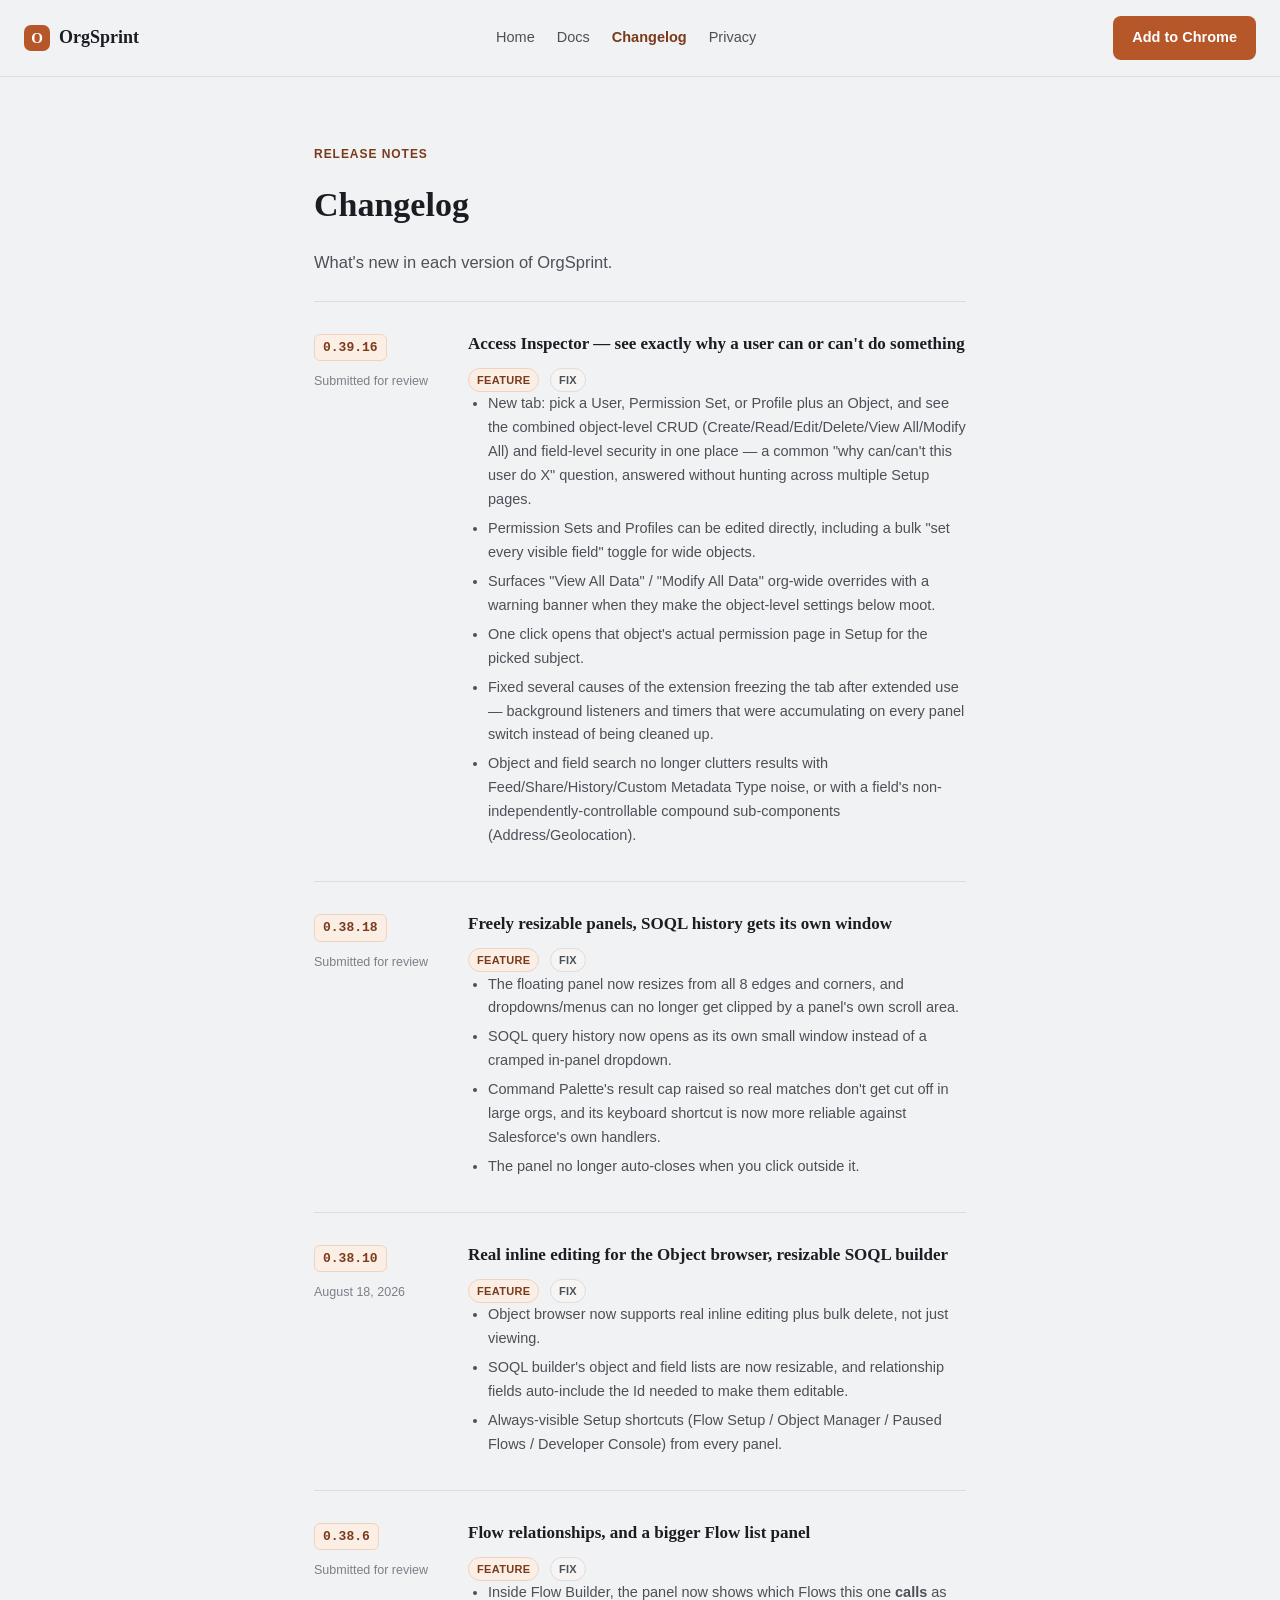
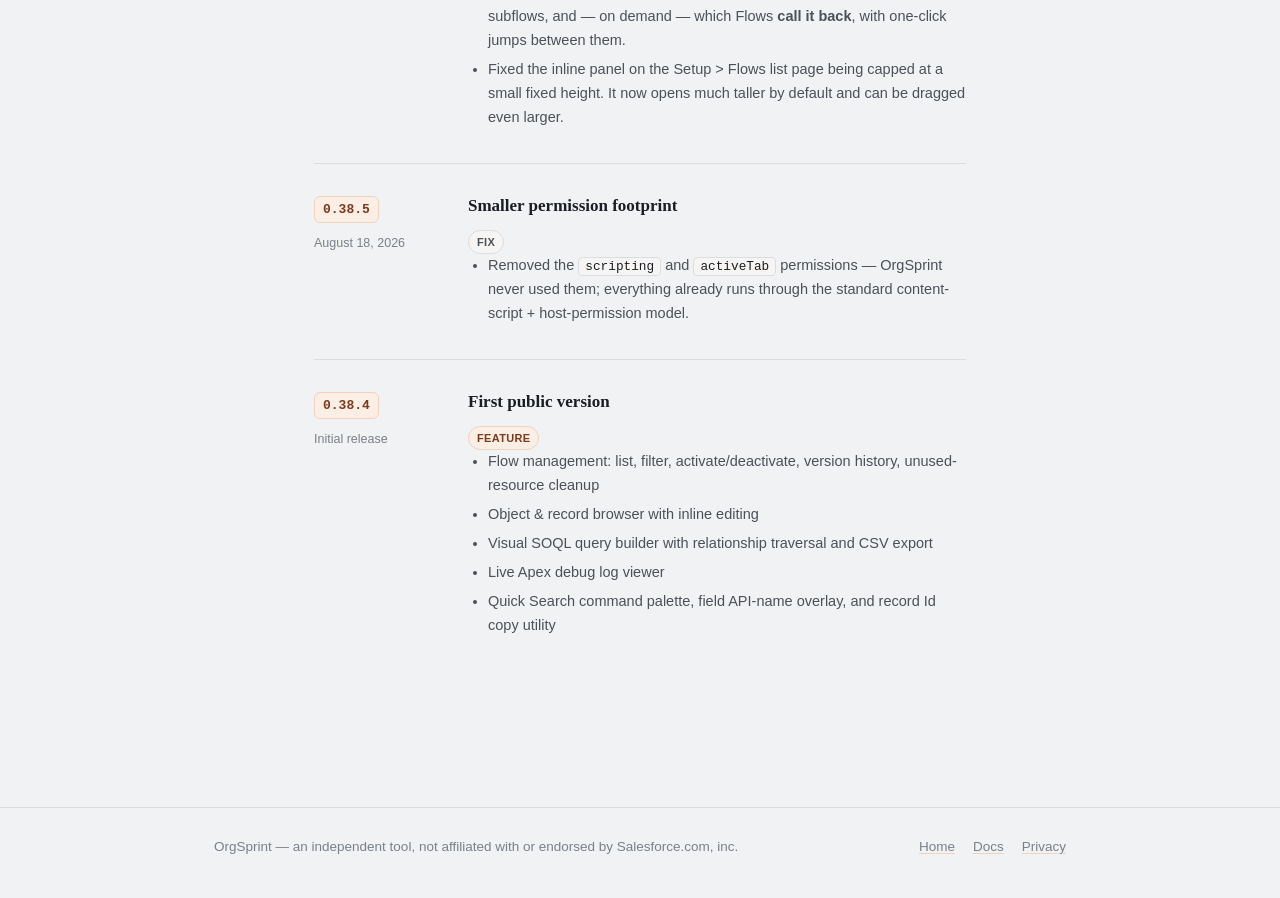
<file: changelog.html>
<!doctype html>
<html lang="en">
<head>
<meta charset="utf-8">
<meta name="viewport" content="width=device-width,initial-scale=1">
<title>OrgSprint Changelog</title>
<meta name="description" content="Version history and release notes for the OrgSprint Chrome extension.">
<link rel="icon" type="image/png" href="favicon.png">
<link rel="stylesheet" href="styles.css">
</head>
<body>

<nav class="site-nav">
  <a class="wordmark" href="index.html">
    <span class="mark">O</span>
    <span class="name">OrgSprint</span>
  </a>
  <div class="nav-links">
    <a href="index.html">Home</a>
    <a href="docs.html">Docs</a>
    <a href="changelog.html" class="current">Changelog</a>
    <a href="https://juholee1010.github.io/orgsprint-privacy/">Privacy</a>
  </div>
  <a class="btn btn-accent" href="https://chromewebstore.google.com/detail/orgsprint/cbginomfccmoihbkdgajocalehbdijlm">Add to Chrome</a>
</nav>

<div class="page page-narrow">

  <header class="doc-header">
    <p class="eyebrow">Release Notes</p>
    <h1>Changelog</h1>
    <p>What's new in each version of OrgSprint.</p>
  </header>

  <div class="changelog-list">

    <article class="changelog-entry">
      <div class="changelog-meta">
        <span class="version-badge">0.39.16</span><br>
        <span class="changelog-date">Submitted for review</span>
      </div>
      <div class="changelog-body">
        <h3>Access Inspector — see exactly why a user can or can't do something</h3>
        <span class="tag tag-feature">Feature</span>
        <span class="tag tag-fix">Fix</span>
        <ul>
          <li>New tab: pick a User, Permission Set, or Profile plus an Object, and see the combined object-level CRUD (Create/Read/Edit/Delete/View All/Modify All) and field-level security in one place — a common "why can/can't this user do X" question, answered without hunting across multiple Setup pages.</li>
          <li>Permission Sets and Profiles can be edited directly, including a bulk "set every visible field" toggle for wide objects.</li>
          <li>Surfaces "View All Data" / "Modify All Data" org-wide overrides with a warning banner when they make the object-level settings below moot.</li>
          <li>One click opens that object's actual permission page in Setup for the picked subject.</li>
          <li>Fixed several causes of the extension freezing the tab after extended use — background listeners and timers that were accumulating on every panel switch instead of being cleaned up.</li>
          <li>Object and field search no longer clutters results with Feed/Share/History/Custom Metadata Type noise, or with a field's non-independently-controllable compound sub-components (Address/Geolocation).</li>
        </ul>
      </div>
    </article>

    <article class="changelog-entry">
      <div class="changelog-meta">
        <span class="version-badge">0.38.18</span><br>
        <span class="changelog-date">Submitted for review</span>
      </div>
      <div class="changelog-body">
        <h3>Freely resizable panels, SOQL history gets its own window</h3>
        <span class="tag tag-feature">Feature</span>
        <span class="tag tag-fix">Fix</span>
        <ul>
          <li>The floating panel now resizes from all 8 edges and corners, and dropdowns/menus can no longer get clipped by a panel's own scroll area.</li>
          <li>SOQL query history now opens as its own small window instead of a cramped in-panel dropdown.</li>
          <li>Command Palette's result cap raised so real matches don't get cut off in large orgs, and its keyboard shortcut is now more reliable against Salesforce's own handlers.</li>
          <li>The panel no longer auto-closes when you click outside it.</li>
        </ul>
      </div>
    </article>

    <article class="changelog-entry">
      <div class="changelog-meta">
        <span class="version-badge">0.38.10</span><br>
        <span class="changelog-date">August 18, 2026</span>
      </div>
      <div class="changelog-body">
        <h3>Real inline editing for the Object browser, resizable SOQL builder</h3>
        <span class="tag tag-feature">Feature</span>
        <span class="tag tag-fix">Fix</span>
        <ul>
          <li>Object browser now supports real inline editing plus bulk delete, not just viewing.</li>
          <li>SOQL builder's object and field lists are now resizable, and relationship fields auto-include the Id needed to make them editable.</li>
          <li>Always-visible Setup shortcuts (Flow Setup / Object Manager / Paused Flows / Developer Console) from every panel.</li>
        </ul>
      </div>
    </article>

    <article class="changelog-entry">
      <div class="changelog-meta">
        <span class="version-badge">0.38.6</span><br>
        <span class="changelog-date">Submitted for review</span>
      </div>
      <div class="changelog-body">
        <h3>Flow relationships, and a bigger Flow list panel</h3>
        <span class="tag tag-feature">Feature</span>
        <span class="tag tag-fix">Fix</span>
        <ul>
          <li>Inside Flow Builder, the panel now shows which Flows this one <strong>calls</strong> as subflows, and — on demand — which Flows <strong>call it back</strong>, with one-click jumps between them.</li>
          <li>Fixed the inline panel on the Setup &gt; Flows list page being capped at a small fixed height. It now opens much taller by default and can be dragged even larger.</li>
        </ul>
      </div>
    </article>

    <article class="changelog-entry">
      <div class="changelog-meta">
        <span class="version-badge">0.38.5</span><br>
        <span class="changelog-date">August 18, 2026</span>
      </div>
      <div class="changelog-body">
        <h3>Smaller permission footprint</h3>
        <span class="tag tag-fix">Fix</span>
        <ul>
          <li>Removed the <code>scripting</code> and <code>activeTab</code> permissions — OrgSprint never used them; everything already runs through the standard content-script + host-permission model.</li>
        </ul>
      </div>
    </article>

    <article class="changelog-entry">
      <div class="changelog-meta">
        <span class="version-badge">0.38.4</span><br>
        <span class="changelog-date">Initial release</span>
      </div>
      <div class="changelog-body">
        <h3>First public version</h3>
        <span class="tag tag-feature">Feature</span>
        <ul>
          <li>Flow management: list, filter, activate/deactivate, version history, unused-resource cleanup</li>
          <li>Object &amp; record browser with inline editing</li>
          <li>Visual SOQL query builder with relationship traversal and CSV export</li>
          <li>Live Apex debug log viewer</li>
          <li>Quick Search command palette, field API-name overlay, and record Id copy utility</li>
        </ul>
      </div>
    </article>

  </div>

</div>

<footer class="site-footer">
  <div class="page">
    <span>OrgSprint — an independent tool, not affiliated with or endorsed by Salesforce.com, inc.</span>
    <div class="footer-links">
      <a href="index.html">Home</a>
      <a href="docs.html">Docs</a>
      <a href="https://juholee1010.github.io/orgsprint-privacy/">Privacy</a>
    </div>
  </div>
</footer>

</body>
</html>
</file>
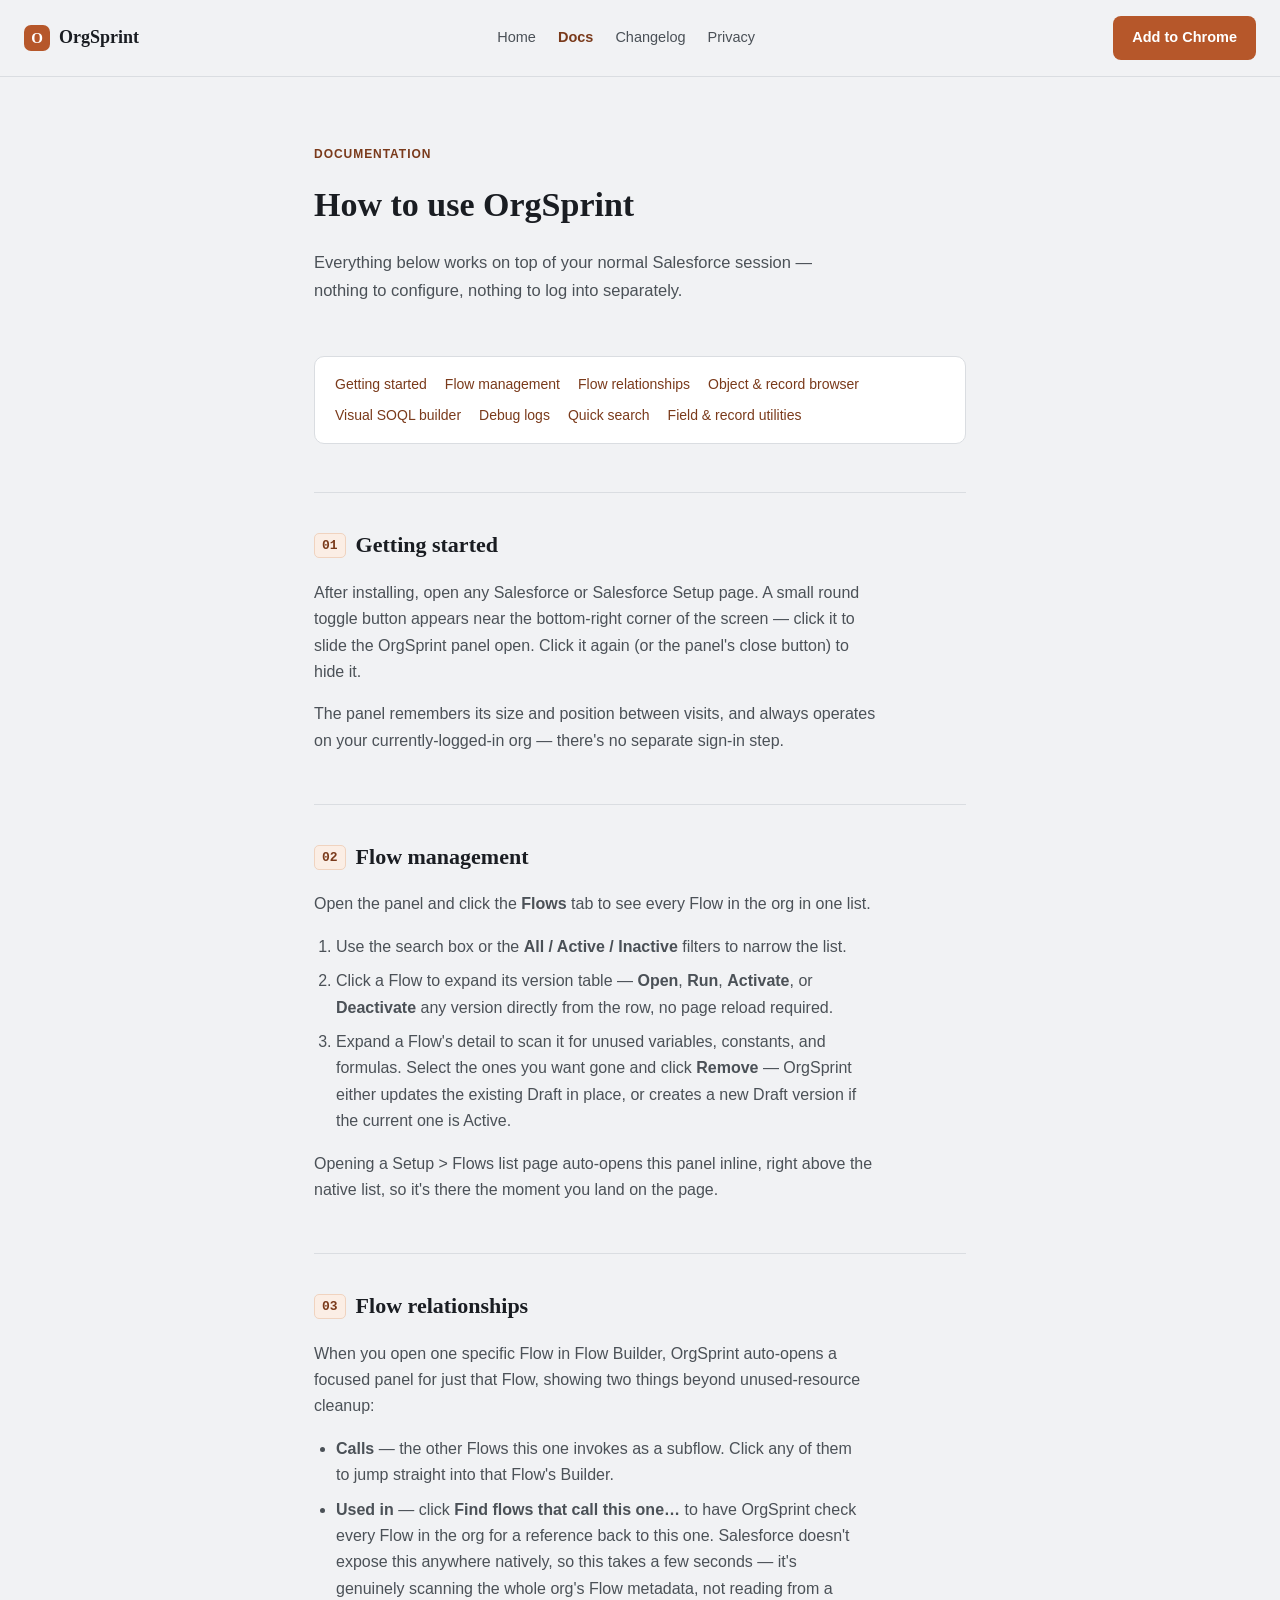
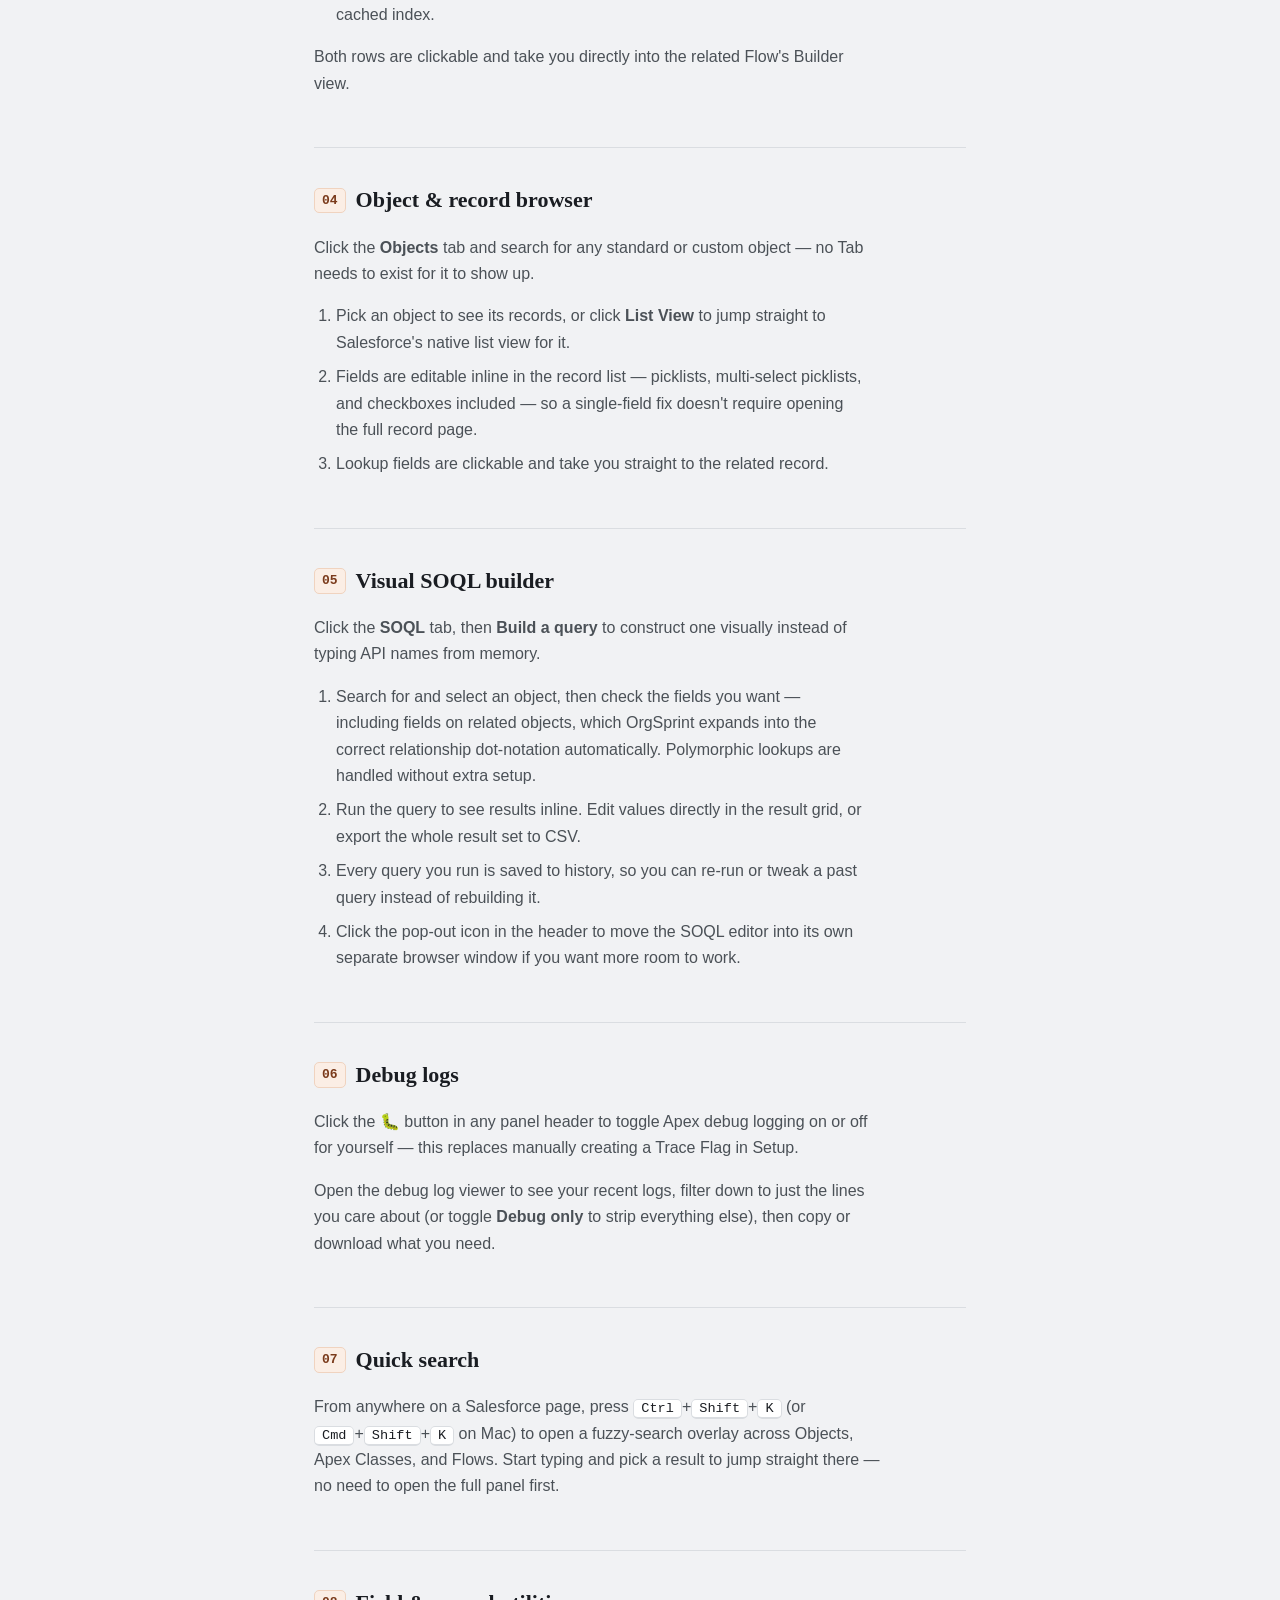
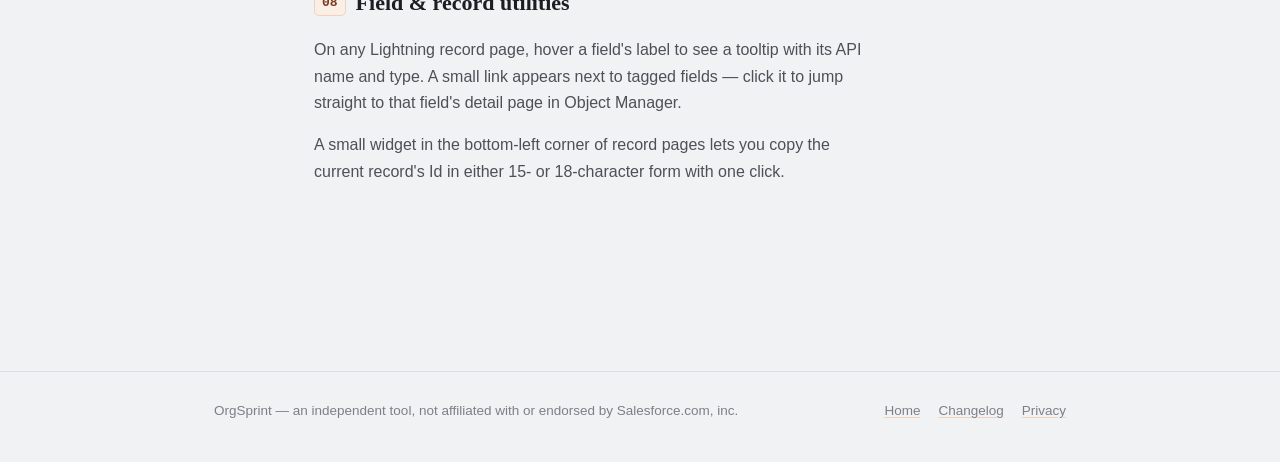
<file: docs.html>
<!doctype html>
<html lang="en">
<head>
<meta charset="utf-8">
<meta name="viewport" content="width=device-width,initial-scale=1">
<title>OrgSprint Docs</title>
<meta name="description" content="How to use every feature in OrgSprint: Flow management, object/record browsing, the visual SOQL builder, debug logs, and more.">
<link rel="icon" type="image/png" href="favicon.png">
<link rel="stylesheet" href="styles.css">
</head>
<body>

<nav class="site-nav">
  <a class="wordmark" href="index.html">
    <span class="mark">O</span>
    <span class="name">OrgSprint</span>
  </a>
  <div class="nav-links">
    <a href="index.html">Home</a>
    <a href="docs.html" class="current">Docs</a>
    <a href="changelog.html">Changelog</a>
    <a href="https://juholee1010.github.io/orgsprint-privacy/">Privacy</a>
  </div>
  <a class="btn btn-accent" href="https://chromewebstore.google.com/detail/orgsprint/cbginomfccmoihbkdgajocalehbdijlm">Add to Chrome</a>
</nav>

<div class="page page-narrow">

  <header class="doc-header">
    <p class="eyebrow">Documentation</p>
    <h1>How to use OrgSprint</h1>
    <p>Everything below works on top of your normal Salesforce session — nothing to configure, nothing to log into separately.</p>
  </header>

  <nav class="toc">
    <a href="#getting-started">Getting started</a>
    <a href="#flows">Flow management</a>
    <a href="#relationships">Flow relationships</a>
    <a href="#objects">Object &amp; record browser</a>
    <a href="#soql">Visual SOQL builder</a>
    <a href="#debug-logs">Debug logs</a>
    <a href="#quick-search">Quick search</a>
    <a href="#field-utilities">Field &amp; record utilities</a>
  </nav>

  <section class="doc-section" id="getting-started">
    <h2><span class="num">01</span> Getting started</h2>
    <p>After installing, open any Salesforce or Salesforce Setup page. A small round toggle button appears near the bottom-right corner of the screen — click it to slide the OrgSprint panel open. Click it again (or the panel's close button) to hide it.</p>
    <p>The panel remembers its size and position between visits, and always operates on your currently-logged-in org — there's no separate sign-in step.</p>
  </section>

  <section class="doc-section" id="flows">
    <h2><span class="num">02</span> Flow management</h2>
    <p>Open the panel and click the <strong>Flows</strong> tab to see every Flow in the org in one list.</p>
    <ol>
      <li>Use the search box or the <strong>All / Active / Inactive</strong> filters to narrow the list.</li>
      <li>Click a Flow to expand its version table — <strong>Open</strong>, <strong>Run</strong>, <strong>Activate</strong>, or <strong>Deactivate</strong> any version directly from the row, no page reload required.</li>
      <li>Expand a Flow's detail to scan it for unused variables, constants, and formulas. Select the ones you want gone and click <strong>Remove</strong> — OrgSprint either updates the existing Draft in place, or creates a new Draft version if the current one is Active.</li>
    </ol>
    <p>Opening a Setup &gt; Flows list page auto-opens this panel inline, right above the native list, so it's there the moment you land on the page.</p>
  </section>

  <section class="doc-section" id="relationships">
    <h2><span class="num">03</span> Flow relationships</h2>
    <p>When you open one specific Flow in Flow Builder, OrgSprint auto-opens a focused panel for just that Flow, showing two things beyond unused-resource cleanup:</p>
    <ul>
      <li><strong>Calls</strong> — the other Flows this one invokes as a subflow. Click any of them to jump straight into that Flow's Builder.</li>
      <li><strong>Used in</strong> — click <strong>Find flows that call this one…</strong> to have OrgSprint check every Flow in the org for a reference back to this one. Salesforce doesn't expose this anywhere natively, so this takes a few seconds — it's genuinely scanning the whole org's Flow metadata, not reading from a cached index.</li>
    </ul>
    <p>Both rows are clickable and take you directly into the related Flow's Builder view.</p>
  </section>

  <section class="doc-section" id="objects">
    <h2><span class="num">04</span> Object &amp; record browser</h2>
    <p>Click the <strong>Objects</strong> tab and search for any standard or custom object — no Tab needs to exist for it to show up.</p>
    <ol>
      <li>Pick an object to see its records, or click <strong>List View</strong> to jump straight to Salesforce's native list view for it.</li>
      <li>Fields are editable inline in the record list — picklists, multi-select picklists, and checkboxes included — so a single-field fix doesn't require opening the full record page.</li>
      <li>Lookup fields are clickable and take you straight to the related record.</li>
    </ol>
  </section>

  <section class="doc-section" id="soql">
    <h2><span class="num">05</span> Visual SOQL builder</h2>
    <p>Click the <strong>SOQL</strong> tab, then <strong>Build a query</strong> to construct one visually instead of typing API names from memory.</p>
    <ol>
      <li>Search for and select an object, then check the fields you want — including fields on related objects, which OrgSprint expands into the correct relationship dot-notation automatically. Polymorphic lookups are handled without extra setup.</li>
      <li>Run the query to see results inline. Edit values directly in the result grid, or export the whole result set to CSV.</li>
      <li>Every query you run is saved to history, so you can re-run or tweak a past query instead of rebuilding it.</li>
      <li>Click the pop-out icon in the header to move the SOQL editor into its own separate browser window if you want more room to work.</li>
    </ol>
  </section>

  <section class="doc-section" id="debug-logs">
    <h2><span class="num">06</span> Debug logs</h2>
    <p>Click the 🐛 button in any panel header to toggle Apex debug logging on or off for yourself — this replaces manually creating a Trace Flag in Setup.</p>
    <p>Open the debug log viewer to see your recent logs, filter down to just the lines you care about (or toggle <strong>Debug only</strong> to strip everything else), then copy or download what you need.</p>
  </section>

  <section class="doc-section" id="quick-search">
    <h2><span class="num">07</span> Quick search</h2>
    <p>From anywhere on a Salesforce page, press <span class="kbd">Ctrl</span>+<span class="kbd">Shift</span>+<span class="kbd">K</span> (or <span class="kbd">Cmd</span>+<span class="kbd">Shift</span>+<span class="kbd">K</span> on Mac) to open a fuzzy-search overlay across Objects, Apex Classes, and Flows. Start typing and pick a result to jump straight there — no need to open the full panel first.</p>
  </section>

  <section class="doc-section" id="field-utilities">
    <h2><span class="num">08</span> Field &amp; record utilities</h2>
    <p>On any Lightning record page, hover a field's label to see a tooltip with its API name and type. A small link appears next to tagged fields — click it to jump straight to that field's detail page in Object Manager.</p>
    <p>A small widget in the bottom-left corner of record pages lets you copy the current record's Id in either 15- or 18-character form with one click.</p>
  </section>

</div>

<footer class="site-footer">
  <div class="page">
    <span>OrgSprint — an independent tool, not affiliated with or endorsed by Salesforce.com, inc.</span>
    <div class="footer-links">
      <a href="index.html">Home</a>
      <a href="changelog.html">Changelog</a>
      <a href="https://juholee1010.github.io/orgsprint-privacy/">Privacy</a>
    </div>
  </div>
</footer>

</body>
</html>
</file>
<file: styles.css>
:root {
  --ink: #1a1d22;
  --ink-soft: #4b5157;
  --ink-faint: #7a8087;
  --paper: #f1f2f4;
  --surface: #ffffff;
  --line: #dadde1;
  --accent: #b6572a;
  --accent-ink: #7a3a1b;
  --accent-soft: #fbeee5;
  --accent-soft-line: #f0d3bf;
  --mono-bg: #f6f5f3;
  --shadow: 0 1px 3px rgba(20, 20, 20, 0.06);
}
@media (prefers-color-scheme: dark) {
  :root {
    --ink: #edeef0;
    --ink-soft: #b7bcc3;
    --ink-faint: #82878e;
    --paper: #16181b;
    --surface: #1e2124;
    --line: #2c3036;
    --accent: #e0863f;
    --accent-ink: #f3b98a;
    --accent-soft: #2c2118;
    --accent-soft-line: #4a3421;
    --mono-bg: #1a1c1f;
    --shadow: 0 1px 3px rgba(0, 0, 0, 0.3);
  }
}

* { box-sizing: border-box; }

body {
  margin: 0;
  background: var(--paper);
  color: var(--ink-soft);
  font-family: ui-sans-serif, "Segoe UI", -apple-system, BlinkMacSystemFont, Roboto, Arial, sans-serif;
  font-size: 16px;
  line-height: 1.65;
  -webkit-font-smoothing: antialiased;
}

a { color: var(--accent-ink); text-decoration-color: var(--accent-soft-line); text-underline-offset: 2px; }
a:hover { text-decoration-color: var(--accent-ink); }

h1, h2, h3 {
  font-family: ui-serif, Georgia, "Iowan Old Style", "Palatino Linotype", serif;
  font-weight: 600;
  color: var(--ink);
  text-wrap: balance;
  margin: 0 0 10px;
}

code {
  font-family: ui-monospace, "SFMono-Regular", Consolas, monospace;
  font-size: 0.88em;
  background: var(--mono-bg);
  border: 1px solid var(--line);
  border-radius: 4px;
  padding: 1px 6px;
  color: var(--ink);
}

/* ---------- Nav ---------- */
.site-nav {
  position: sticky;
  top: 0;
  z-index: 10;
  display: flex;
  align-items: center;
  justify-content: space-between;
  gap: 16px;
  padding: 16px 24px;
  background: color-mix(in srgb, var(--paper) 88%, transparent);
  backdrop-filter: blur(8px);
  border-bottom: 1px solid var(--line);
}

.wordmark {
  display: flex;
  align-items: center;
  gap: 9px;
  text-decoration: none;
}
.wordmark .mark {
  display: inline-flex;
  align-items: center;
  justify-content: center;
  width: 26px;
  height: 26px;
  border-radius: 7px;
  background: var(--accent);
  color: #fff;
  font-family: ui-serif, Georgia, serif;
  font-weight: 700;
  font-size: 15px;
  flex-shrink: 0;
}
.wordmark .name {
  font-family: ui-serif, Georgia, serif;
  font-weight: 600;
  font-size: 18px;
  color: var(--ink);
}

.nav-links {
  display: flex;
  align-items: center;
  gap: 22px;
  font-size: 14.5px;
}
.nav-links a { color: var(--ink-soft); text-decoration: none; }
.nav-links a:hover { color: var(--accent-ink); }
.nav-links a.current { color: var(--accent-ink); font-weight: 600; }

.btn {
  display: inline-flex;
  align-items: center;
  gap: 7px;
  padding: 9px 18px;
  border-radius: 8px;
  font-size: 14.5px;
  font-weight: 600;
  text-decoration: none;
  border: 1px solid transparent;
  cursor: pointer;
}
.btn-accent {
  background: var(--accent);
  color: #fff;
}
.btn-accent:hover { background: var(--accent-ink); }
.btn-ghost {
  background: transparent;
  border-color: var(--line);
  color: var(--ink);
}
.btn-ghost:hover { border-color: var(--accent); color: var(--accent-ink); }

/* ---------- Layout ---------- */
.page {
  max-width: 900px;
  margin: 0 auto;
  padding: 0 24px 96px;
}
.page-narrow { max-width: 700px; }

/* ---------- Hero ---------- */
.hero {
  padding: 72px 0 56px;
  text-align: center;
}
.hero .eyebrow {
  font-size: 12px;
  font-weight: 700;
  letter-spacing: 0.09em;
  text-transform: uppercase;
  color: var(--accent-ink);
  margin-bottom: 14px;
}
.hero h1 {
  font-size: 42px;
  max-width: 16ch;
  margin: 0 auto 16px;
}
.hero p {
  font-size: 18px;
  color: var(--ink-soft);
  max-width: 52ch;
  margin: 0 auto 30px;
}
.hero-actions {
  display: flex;
  gap: 12px;
  justify-content: center;
  flex-wrap: wrap;
}

/* ---------- Showcase ---------- */
.showcase {
  display: grid;
  grid-template-columns: repeat(auto-fit, minmax(320px, 1fr));
  gap: 28px 24px;
  margin: 48px 0;
}
.showcase-item {
  margin: 0;
}
.browser-frame {
  border-radius: 10px;
  overflow: hidden;
  border: 1px solid var(--line);
  box-shadow: 0 6px 20px rgba(20, 20, 20, 0.08);
  background: var(--surface);
}
.browser-frame-bar {
  display: flex;
  align-items: center;
  gap: 6px;
  padding: 10px 12px;
  background: var(--mono-bg);
  border-bottom: 1px solid var(--line);
}
.browser-frame-bar .dot {
  width: 9px;
  height: 9px;
  border-radius: 50%;
  background: var(--line);
}
.showcase-zoom {
  display: block;
  width: 100%;
  padding: 0;
  border: none;
  background: none;
  cursor: zoom-in;
}
.browser-frame img {
  display: block;
  width: 100%;
  height: auto;
}
.showcase-item figcaption {
  margin: 14px 2px 0;
  font-size: 16px;
  line-height: 1.5;
  color: var(--ink-soft);
  text-align: center;
}

/* ---------- Lightbox ---------- */
.lightbox {
  display: none;
  position: fixed;
  inset: 0;
  z-index: 1000;
  background: rgba(10, 10, 12, 0.85);
  align-items: center;
  justify-content: center;
  padding: 32px;
  cursor: zoom-out;
}
.lightbox.open {
  display: flex;
}
.lightbox-img {
  max-width: 100%;
  max-height: 100%;
  border-radius: 8px;
  box-shadow: 0 12px 48px rgba(0, 0, 0, 0.5);
}
.lightbox-close {
  position: fixed;
  top: 20px;
  right: 24px;
  width: 40px;
  height: 40px;
  border-radius: 50%;
  border: none;
  background: rgba(255, 255, 255, 0.12);
  color: #fff;
  font-size: 18px;
  cursor: pointer;
}
.lightbox-close:hover {
  background: rgba(255, 255, 255, 0.22);
}

/* ---------- Feature grid ---------- */
.section-head {
  text-align: center;
  margin: 64px 0 36px;
}
.section-head h2 { font-size: 28px; }
.section-head p { color: var(--ink-faint); max-width: 50ch; margin: 0 auto; }

.feature-grid {
  display: grid;
  grid-template-columns: repeat(auto-fit, minmax(240px, 1fr));
  gap: 16px;
}
.feature-card {
  background: var(--surface);
  border: 1px solid var(--line);
  border-radius: 12px;
  padding: 22px 22px 20px;
  box-shadow: var(--shadow);
}
.feature-card .icon {
  display: inline-flex;
  align-items: center;
  justify-content: center;
  width: 36px;
  height: 36px;
  border-radius: 9px;
  background: var(--accent-soft);
  border: 1px solid var(--accent-soft-line);
  color: var(--accent-ink);
  font-size: 17px;
  margin-bottom: 14px;
}
.feature-card h3 { font-size: 16.5px; margin-bottom: 8px; }
.feature-card p { font-size: 14.5px; color: var(--ink-soft); margin: 0; }
.feature-card ul {
  margin: 8px 0 0;
  padding-left: 18px;
  font-size: 14px;
  color: var(--ink-soft);
}
.feature-card li { margin-bottom: 4px; }

/* ---------- CTA band ---------- */
.cta-band {
  margin: 72px 0 24px;
  background: var(--surface);
  border: 1px solid var(--line);
  border-radius: 16px;
  padding: 40px 32px;
  text-align: center;
}
.cta-band h2 { font-size: 24px; }
.cta-band p { color: var(--ink-faint); margin-bottom: 22px; }

/* ---------- Footer ---------- */
.site-footer {
  border-top: 1px solid var(--line);
  padding: 28px 24px 40px;
  margin-top: 40px;
}
.site-footer .page {
  padding-bottom: 0;
  display: flex;
  justify-content: space-between;
  align-items: center;
  gap: 16px;
  flex-wrap: wrap;
  font-size: 13.5px;
  color: var(--ink-faint);
}
.site-footer a { color: var(--ink-faint); }
.footer-links { display: flex; gap: 18px; }

/* ---------- Docs page ---------- */
.doc-header {
  padding: 56px 0 8px;
}
.doc-header .eyebrow {
  font-size: 12px;
  font-weight: 700;
  letter-spacing: 0.08em;
  text-transform: uppercase;
  color: var(--accent-ink);
  margin-bottom: 12px;
}
.doc-header h1 { font-size: 34px; }
.doc-header p { font-size: 16.5px; max-width: 56ch; }

.toc {
  display: flex;
  flex-wrap: wrap;
  gap: 8px 18px;
  margin: 28px 0 48px;
  padding: 16px 20px;
  background: var(--surface);
  border: 1px solid var(--line);
  border-radius: 10px;
  font-size: 14px;
}
.toc a { text-decoration: none; }

.doc-section {
  padding: 34px 0;
  border-top: 1px solid var(--line);
}
.doc-section h2 {
  font-size: 22px;
  display: flex;
  align-items: center;
  gap: 10px;
  scroll-margin-top: 20px;
}
.doc-section h2 .num {
  font-family: ui-monospace, Consolas, monospace;
  font-size: 13px;
  color: var(--accent-ink);
  background: var(--accent-soft);
  border: 1px solid var(--accent-soft-line);
  border-radius: 5px;
  padding: 1px 7px;
}
.doc-section p { max-width: 64ch; }
.doc-section ol, .doc-section ul { max-width: 62ch; padding-left: 22px; }
.doc-section li { margin-bottom: 8px; }
.kbd {
  font-family: ui-monospace, Consolas, monospace;
  font-size: 0.85em;
  border: 1px solid var(--line);
  border-bottom-width: 2px;
  border-radius: 5px;
  padding: 1px 7px;
  background: var(--surface);
  color: var(--ink);
}

/* ---------- Changelog page ---------- */
.changelog-entry {
  padding: 28px 0;
  border-top: 1px solid var(--line);
  display: grid;
  grid-template-columns: 130px 1fr;
  gap: 24px;
}
.changelog-meta {
  padding-top: 3px;
}
.version-badge {
  display: inline-block;
  font-family: ui-monospace, Consolas, monospace;
  font-size: 13px;
  font-weight: 700;
  color: var(--accent-ink);
  background: var(--accent-soft);
  border: 1px solid var(--accent-soft-line);
  border-radius: 6px;
  padding: 2px 8px;
  margin-bottom: 6px;
}
.changelog-date {
  font-size: 12.5px;
  color: var(--ink-faint);
}
.changelog-body h3 { font-size: 17px; margin-bottom: 8px; }
.changelog-body ul { margin: 0; padding-left: 20px; font-size: 14.5px; }
.changelog-body li { margin-bottom: 5px; }
.tag {
  display: inline-block;
  font-size: 11px;
  font-weight: 700;
  text-transform: uppercase;
  letter-spacing: 0.03em;
  padding: 2px 8px;
  border-radius: 999px;
  margin-right: 6px;
}
.tag-feature { background: var(--accent-soft); color: var(--accent-ink); border: 1px solid var(--accent-soft-line); }
.tag-fix { background: var(--mono-bg); color: var(--ink-soft); border: 1px solid var(--line); }

@media (max-width: 640px) {
  .hero h1 { font-size: 32px; }
  .changelog-entry { grid-template-columns: 1fr; gap: 6px; }
  .site-nav { flex-wrap: wrap; }
  .nav-links { gap: 14px; font-size: 13.5px; }
}
</file>
